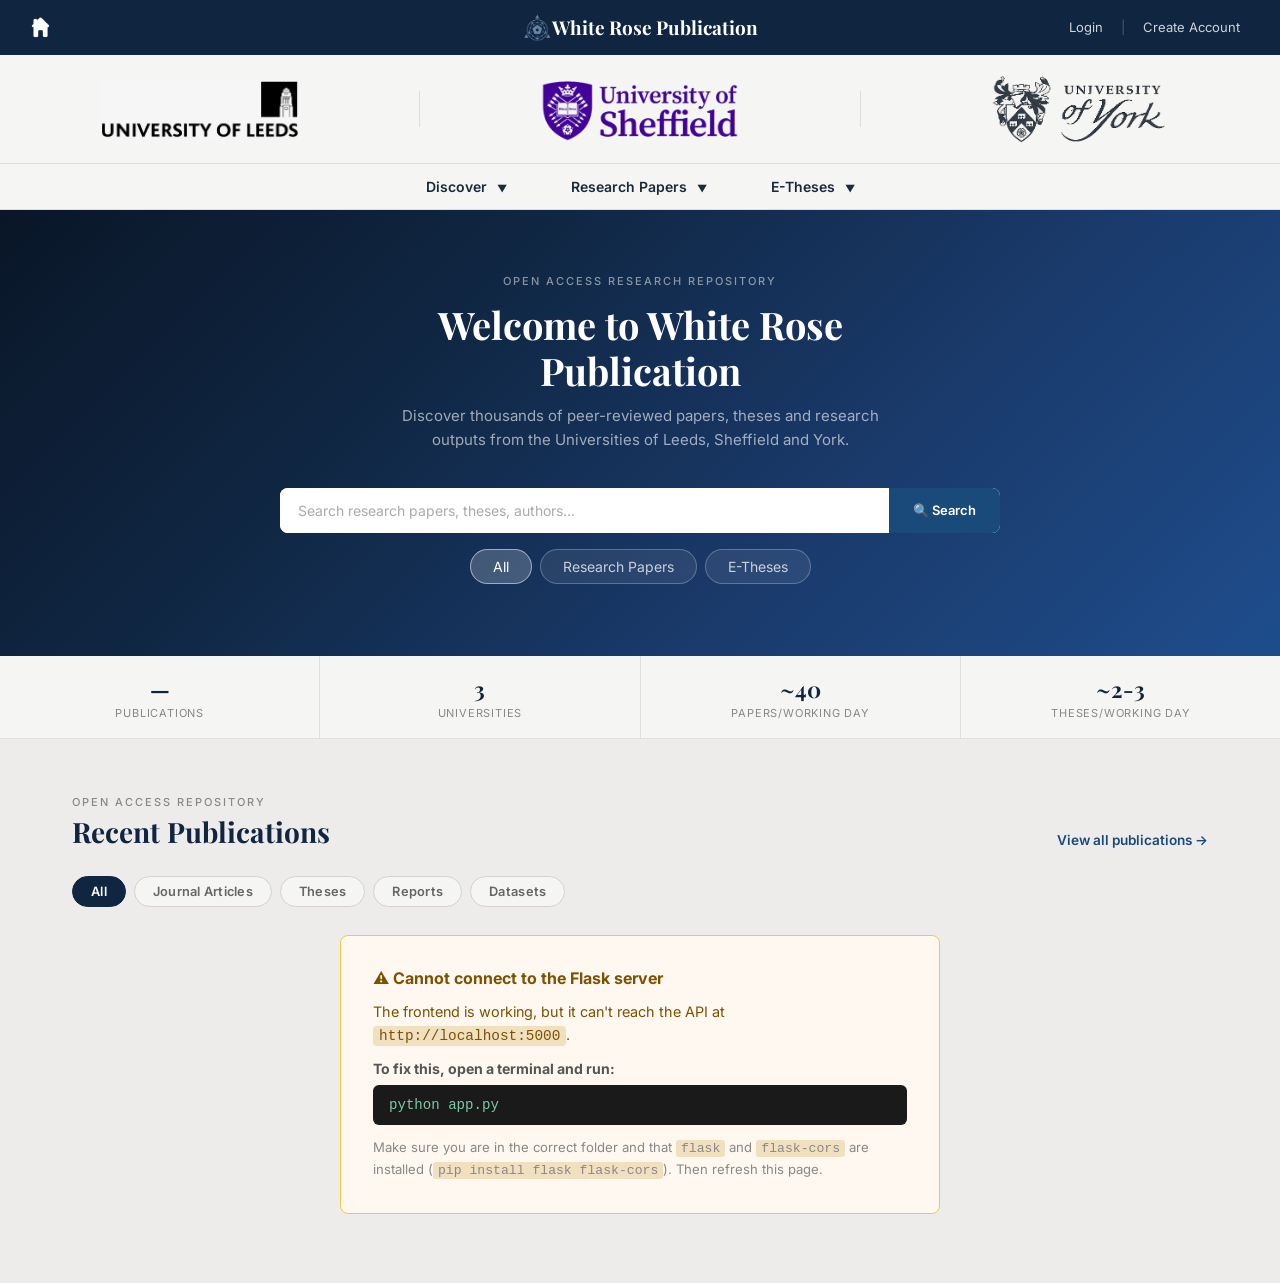
<file: templates/index.html>
<!DOCTYPE html>
<html lang="en">
<head>
  <meta charset="UTF-8" />
  <meta name="viewport" content="width=device-width, initial-scale=1.0"/>
  <title>White Rose Publication</title>
  <link rel="stylesheet" href="../static/styles.css" />
</head>
<body>

  <!-- Top Navigation -->
<header class="top-bar">
  <div class="left">
     <img src="../assets/whitehomesymbol.png" width="25">
    </a>
  </div>

  <div class="center">
    <img src="../assets/whiteroselogo.png" width="30">
    <h1><span class="brand-name"> White Rose Publication</h1>
  </div>

  <div class="right">
    <a href="#">Login</a>
    <span class="divider">|</span>
    <a href="#">Create Account</a>
  </div>
  
</header>

  <!-- University Logos -->
  <section class="logos">
    <img src="../assets/universityofleeds.png" width="200">
    <div class="logo-divider"></div>
    <img src="../assets/universityofsheffield.png" width="200">
    <div class="logo-divider"></div>
    <img src="../assets/universityofyork.png" width="200">
  </section>

  <!-- Navigation Dropdowns -->
  <nav class="main-nav">
    <div class="dropdown-container">
      <div class="dropdown">
        <button class="dropbtn">Discover <span class="arrow">▼</span></button>
        <div class="dropdown-content">
          <a href="#">Research Statistics</a>
          <a href="#">Restricted Items &amp; Requesting</a>
        </div>
      </div>

      <div class="dropdown">
        <button class="dropbtn">Research Papers <span class="arrow">▼</span></button>
        <div class="dropdown-content">
          <a href="#">About</a>
          <a href="#">FAQs</a>
          <a href="#">Copyright, Licence and Reuse Information</a>
          <a href="#">Privacy and Data Protection</a>
          <a href="#">Takedown Policy</a>
          <a href="#">Information for Depositors</a>
          <a href="#">Contact</a>
          <a href="#">Accessibility</a>
        </div>
      </div>

      <div class="dropdown">
        <button class="dropbtn">E-Theses <span class="arrow">▼</span></button>
        <div class="dropdown-content">
          <a href="#">About</a>
          <a href="#">Deposit</a>
          <a href="#">FAQs</a>
          <a href="#">Copyright and Reuse Information</a>
          <a href="#">Privacy and Data Protection</a>
          <a href="#">Takedown Policy</a>
          <a href="#">Other Sources of E-Theses</a>
          <a href="#">Contact</a>
          <a href="#">Accessibility</a>
        </div>
      </div>
    </div>
  </nav>

  <!-- Hero Section -->
  <section class="hero">
    <p class="hero-eyebrow">Open Access Research Repository</p>
    <h2>Welcome to White Rose<br>Publication</h2>
    <p class="hero-sub">Discover thousands of peer-reviewed papers, theses and research outputs from the Universities of Leeds, Sheffield and York.</p>

    <div class="search-bar">
      <input type="text" id="heroSearch" placeholder="Search research papers, theses, authors..." />
      <button id="heroSearchBtn">&#128269; Search</button>
    </div>

    <div class="search-filters">
      <div class="filter-chip active" data-filter="all">All</div>
      <div class="filter-chip" data-filter="article">Research Papers</div>
      <div class="filter-chip" data-filter="thesis">E-Theses</div>
    </div>
  </section>

  <!-- Stats Bar -->
  <div class="stats-bar">
    <div class="stat">
      <div class="num" id="stat-total">—</div>
      <div class="lbl">Publications</div>
    </div>
    <div class="stat">
      <div class="num" id="stat-unis">3</div>
      <div class="lbl">Universities</div>
    </div>
    <div class="stat">
      <div class="num" id="stat-papers">~40</div>
      <div class="lbl">Papers/Working Day</div>
    </div>
    <div class="stat">
      <div class="num" id="stat-theses">~2-3</div>
      <div class="lbl">Theses/Working Day</div>
    </div>
  </div>

  <!-- Recent Publications -->
  <section class="publications-section" aria-label="Recent Publications">

    <div class="pub-section-header">
      <div class="pub-section-left">
        <p class="pub-eyebrow">Open Access Repository</p>
        <h2>Recent Publications</h2>
      </div>
      <a href="result.html" class="pub-view-all">View all publications →</a>
    </div>

    <div class="pub-filter-bar" role="group" aria-label="Filter by type">
      <button class="pub-filter-btn active" data-filter="all">All</button>
      <button class="pub-filter-btn" data-filter="article">Journal Articles</button>
      <button class="pub-filter-btn" data-filter="thesis">Theses</button>
      <button class="pub-filter-btn" data-filter="report">Reports</button>
      <button class="pub-filter-btn" data-filter="dataset">Datasets</button>
    </div>

    <div class="pub-grid" id="pubGrid">
      <div class="pub-loading">Loading publications…</div>
    </div>

  </section>

  <script>
    const API = 'http://localhost:5000';

    // ── SAVE / BOOKMARK FUNCTIONALITY ─────────────────────────────────────────
    function getSaved() {
      try { return JSON.parse(localStorage.getItem('wrp_saved') || '[]'); }
      catch { return []; }
    }

    function setSaved(arr) {
      localStorage.setItem('wrp_saved', JSON.stringify(arr));
    }

    function toggleSave(btn, id) {
      let saved = getSaved();
      const isSaved = saved.includes(id);
      if (isSaved) {
        saved = saved.filter(s => s !== id);
        btn.textContent = '☆';
        btn.title = 'Save';
        btn.classList.remove('saved');
      } else {
        saved.push(id);
        btn.textContent = '★';
        btn.title = 'Saved';
        btn.classList.add('saved');
      }
      setSaved(saved);
    }

    // ── STATS BAR ─────────────────────────────────────────────────────────────
    fetch(`${API}/api/stats`)
      .then(r => { if (!r.ok) throw new Error(); return r.json(); })
      .then(data => {
        document.getElementById('stat-total').textContent =
          Number(data.total).toLocaleString() + '+';
      })
      .catch(() => { document.getElementById('stat-total').textContent = '—'; });

    // ── PUBLICATIONS GRID ─────────────────────────────────────────────────────
    let currentFilter = 'all';
    let allRecent = [];

    function uniClass(inst) {
      if (!inst) return '';
      if (inst.includes('Leeds'))     return 'leeds';
      if (inst.includes('Sheffield')) return 'sheffield';
      if (inst.includes('York'))      return 'york';
      return '';
    }

    function typeLabel(type) {
      const map = { article: 'Journal Article', thesis: 'Thesis',
                    report: 'Report', dataset: 'Dataset' };
      return map[type] || 'Publication';
    }

    function calIcon() {
      return `<svg width="12" height="12" viewBox="0 0 24 24" fill="none"
               stroke="currentColor" stroke-width="2">
               <rect x="3" y="4" width="18" height="18" rx="2"/>
               <line x1="16" y1="2" x2="16" y2="6"/>
               <line x1="8" y1="2" x2="8" y2="6"/>
               <line x1="3" y1="10" x2="21" y2="10"/>
             </svg>`;
    }

    function renderCard(pub) {
      const saved   = getSaved();
      const pubId   = (pub.id || pub.title || '').replace(/'/g, "\\'");
      const isSaved = saved.includes(pub.id || pub.title);
      const uniTag  = pub.institution
        ? `<span class="pub-uni-tag ${uniClass(pub.institution)}">${pub.institution}</span>`
        : '';
      const dateStr = pub.date_display || pub.date_raw || '';
      const link    = pub.url || pub.doi || '#';

      return `
        <article class="pub-card" data-type="${pub.type}" tabindex="0">
          <div class="pub-card-top">
            <span class="pub-type-badge ${pub.type}">${typeLabel(pub.type)}</span> ${uniTag}
          </div>
          <h3 class="pub-card-title">${pub.title || '(Untitled)'}</h3>
          ${pub.authors
            ? `<p class="pub-card-authors"><span class="lead-author">${pub.authors}</span></p>`
            : ''}
          ${pub.description
            ? `<p class="pub-card-excerpt">${pub.description}</p>`
            : ''}
          <div class="pub-card-footer">
            <span class="pub-card-date">
              <button
                class="pub-save-btn ${isSaved ? 'saved' : ''}"
                title="${isSaved ? 'Saved' : 'Save'}"
                onclick="toggleSave(this, '${pubId}')">
                ${isSaved ? '★' : '☆'}
              </button>
              ${calIcon()} ${dateStr}
            </span>
            <a href="${link}" target="_blank" rel="noopener" class="pub-card-link">Read more →</a>
          </div>
        </article>`;
    }

    function renderGrid(filter) {
      const grid = document.getElementById('pubGrid');
      const pubs = filter === 'all'
        ? allRecent
        : allRecent.filter(p => p.type === filter);
      if (!pubs.length) {
        grid.innerHTML = '<div class="pub-empty">No publications found for this filter.</div>';
        return;
      }
      grid.innerHTML = pubs.map(renderCard).join('');
    }

    function showServerError() {
      document.getElementById('pubGrid').innerHTML = `
        <div class="pub-empty" style="display:block; background:#fff8f0; border:1px solid #f5c842;
             border-radius:8px; padding:32px; color:#7a5200; max-width:600px; margin:0 auto; text-align:left;">
          <strong style="font-size:1rem; display:block; margin-bottom:12px;">
            ⚠️ Cannot connect to the Flask server
          </strong>
          <p style="margin-bottom:12px; font-size:0.9rem; line-height:1.6;">
            The frontend is working, but it can't reach the API at
            <code style="background:#f0e0c0; padding:2px 6px; border-radius:4px;">${API}</code>.
          </p>
          <p style="font-size:0.88rem; color:#555; margin-bottom:8px;"><strong>To fix this, open a terminal and run:</strong></p>
          <code style="display:block; background:#1a1a1a; color:#7ec8a4; padding:12px 16px;
                border-radius:6px; font-size:0.88rem; margin-bottom:12px;">python app.py</code>
          <p style="font-size:0.82rem; color:#888; line-height:1.6;">
            Make sure you are in the correct folder and that
            <code style="background:#f0e0c0; padding:1px 5px; border-radius:3px;">flask</code> and
            <code style="background:#f0e0c0; padding:1px 5px; border-radius:3px;">flask-cors</code>
            are installed (<code style="background:#f0e0c0; padding:1px 5px; border-radius:3px;">pip install flask flask-cors</code>).
            Then refresh this page.
          </p>
        </div>`;
    }

    fetch(`${API}/api/recent?limit=12`)
      .then(r => { if (!r.ok) throw new Error(); return r.json(); })
      .then(data => { allRecent = data; renderGrid(currentFilter); })
      .catch(() => { showServerError(); });

    // Filter buttons
    document.querySelectorAll('.pub-filter-btn').forEach(btn => {
      btn.addEventListener('click', () => {
        document.querySelectorAll('.pub-filter-btn').forEach(b => b.classList.remove('active'));
        btn.classList.add('active');
        currentFilter = btn.dataset.filter;
        renderGrid(currentFilter);
      });
    });

    // ── HERO SEARCH ───────────────────────────────────────────────────────────
    let heroFilterType = 'all';

    document.querySelectorAll('.search-filters .filter-chip').forEach(chip => {
      chip.addEventListener('click', () => {
        document.querySelectorAll('.search-filters .filter-chip')
          .forEach(c => c.classList.remove('active'));
        chip.classList.add('active');
        heroFilterType = chip.dataset.filter;
      });
    });

    function doSearch() {
      const q      = document.getElementById('heroSearch').value.trim();
      const type   = heroFilterType;
      const params = new URLSearchParams({ q, type, page: 1 });
      window.location.href = `result.html?${params.toString()}`;
    }

    document.getElementById('heroSearchBtn').addEventListener('click', doSearch);
    document.getElementById('heroSearch').addEventListener('keydown', e => {
      if (e.key === 'Enter') doSearch();
    });
  </script>

</body>
</html>
</file>
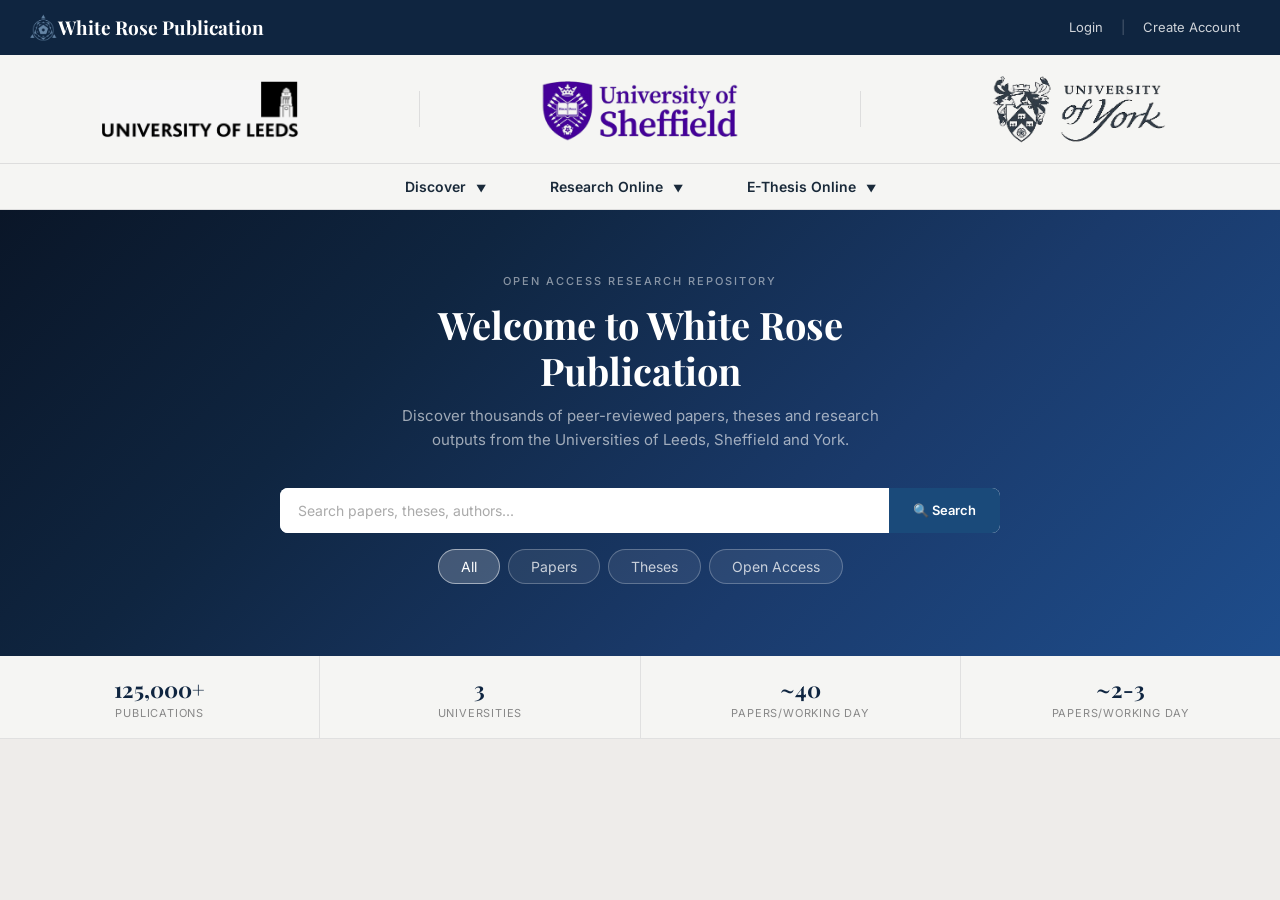
<file: templates/navigation.html>
<!DOCTYPE html>
<html lang="en">
<head>
  <meta charset="UTF-8" />
  <meta name="viewport" content="width=device-width, initial-scale=1.0"/>
  <title>White Rose Publication</title>
  <link rel="stylesheet" href="../static/styles.css" />
</head>
<body>

  <!-- Top Navigation -->
  <header class="top-bar">
    <div class="left">
      <img src="../assets/whiteroselogo.png" width="30">
      <h1><span class="brand-name">White Rose Publication</span></h1>
    </div>
    <div class="right">
      <a href="#">Login</a>
      <span class="divider">|</span>
      <a href="#">Create Account</a>
    </div>
  </header>

  <!-- University Logos -->
  <section class="logos">
    <img src="../assets/universityofleeds.png" width="200">
    <div class="logo-divider"></div>
    <img src="../assets/universityofsheffield.png" width="200">
    <div class="logo-divider"></div>
    <img src="../assets/universityofyork.png" width="200">
  </section>

  <!-- ADD THIS NEW SECTION - Navigation Dropdowns -->
  <nav class="main-nav">
    <div class="dropdown-container">
      <!-- Discover Dropdown -->
<div class="dropdown">
  <button class="dropbtn">Discover <span class="arrow">▼</span></button>
  <div class="dropdown-content">
    <a href="#">Research Statistics</a>
    <a href="#">Restricted Items & Requesting</a>
  </div>
</div>
      
      <!-- Research Online Dropdown -->
    <div class="dropdown">
      <button class="dropbtn">Research Online <span class="arrow">▼</span></button>
      <div class="dropdown-content">
        <a href="#">About</a>
        <a href="#">FAQs</a>
        <a href="#">Copyright, Licence and Reuse Information</a>
        <a href="#">Privacy and data protection</a>
        <a href="#">Takedown policy</a>
        <a href="#">Information for depositors</a>
        <a href="#">Contact</a>
        <a href="#">Accessibility</a>
      </div>
    </div>
      
      <!-- E-Thesis Online Dropdown -->
 <div class="dropdown">
      <button class="dropbtn">E-Thesis Online <span class="arrow">▼</span></button>
      <div class="dropdown-content">
        <a href="#">About</a>
        <a href="#">Deposit</a>
        <a href="#">FAQs</a>
        <a href="#">Copyright and Reuse Information</a>
        <a href="#">Privacy and data protection</a>
        <a href="#">Takedown policy</a>
        <a href="#">Other sources of theses</a>
        <a href="#">Contact</a>
        <a href="#">Accessibility</a>
      </div>
    </div>
  </div>
</nav>
  <!-- END OF DROPDOWN NAVIGATION -->

  <!-- Hero Section -->
  <section class="hero">
    <p class="hero-eyebrow">Open Access Research Repository</p>
    <h2>Welcome to White Rose<br>Publication</h2>
    <p class="hero-sub">Discover thousands of peer-reviewed papers, theses and research outputs from the Universities of Leeds, Sheffield and York.</p>

    <div class="search-bar">
      <input type="text" placeholder="Search papers, theses, authors..." />
      <button>&#128269; Search</button>
    </div>

    <div class="search-filters">
      <div class="filter-chip active">All</div>
      <div class="filter-chip">Papers</div>
      <div class="filter-chip">Theses</div>
      <div class="filter-chip">Open Access</div>
    </div>
  </section>

  <!-- Stats Bar -->
  <div class="stats-bar">
    <div class="stat">
      <div class="num">125,000+</div>
      <div class="lbl">Publications</div>
    </div>
    <div class="stat">
      <div class="num">3</div>
      <div class="lbl">Universities</div>
    </div>
    <div class="stat">
      <div class="num">~40</div>
      <div class="lbl">Papers/Working Day</div>
    </div>
    <div class="stat">
      <div class="num">~2-3</div>
      <div class="lbl">Papers/Working Day</div>
    </div>
  </div>

</body>
</html>
</file>
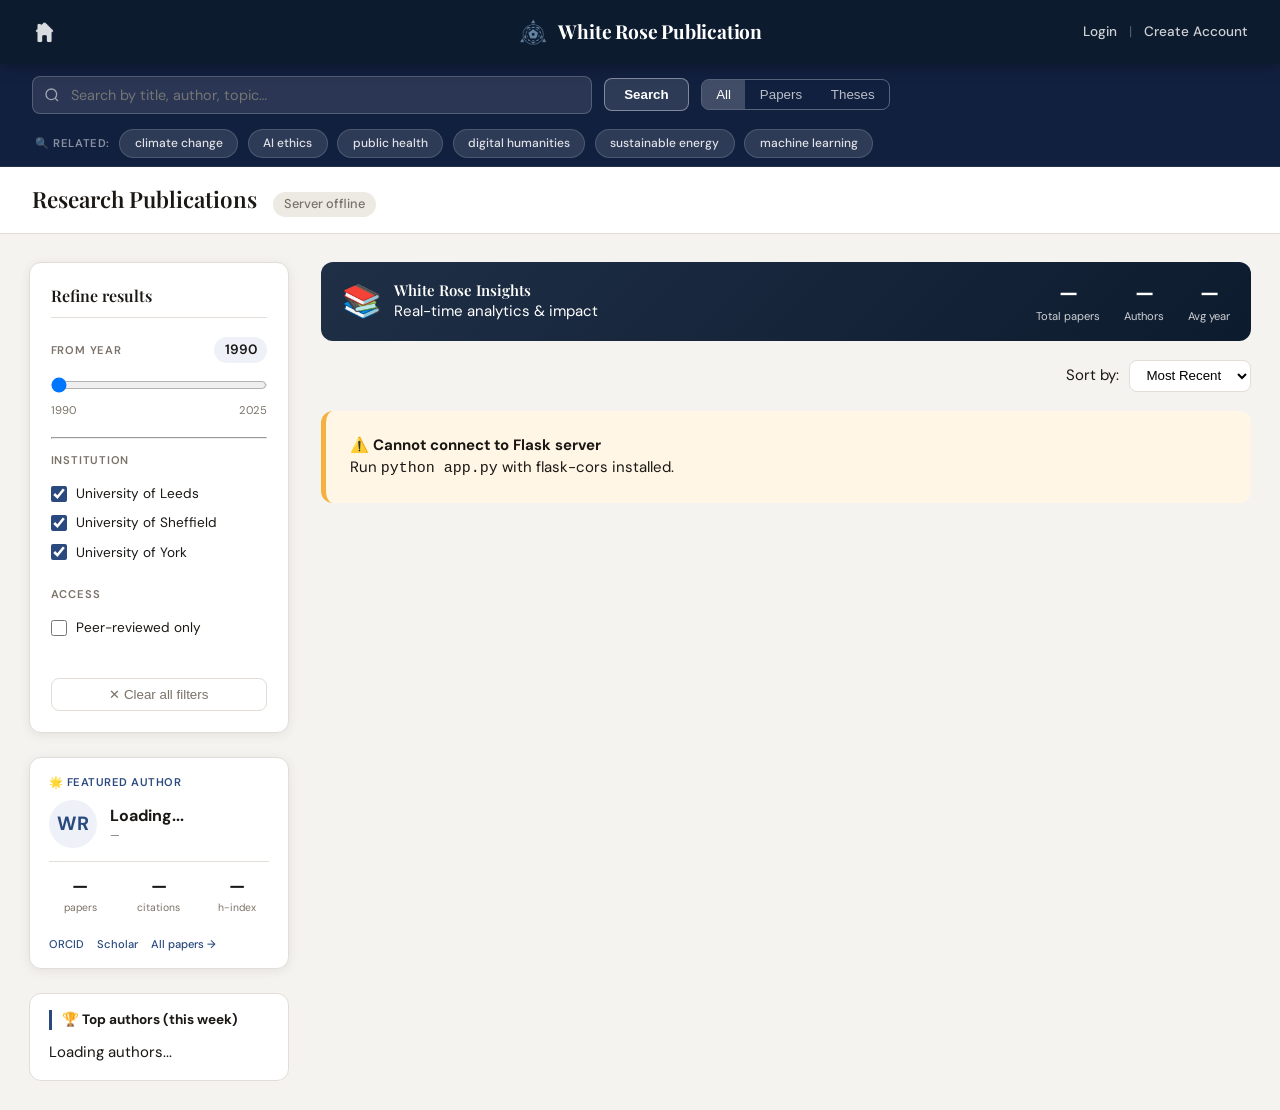
<file: templates/result.html>
<!DOCTYPE html>
<html lang="en">
<head>
  <meta charset="UTF-8">
  <meta name="viewport" content="width=device-width, initial-scale=1.0, user-scalable=yes">
  <title>White Rose · Research Explorer</title>
  <link href="https://fonts.googleapis.com/css2?family=Playfair+Display:wght@400;600;700&family=DM+Sans:wght@300;400;500;600&display=swap" rel="stylesheet">
  <style>
    * { margin: 0; padding: 0; box-sizing: border-box; }
    :root {
      --bg: #f5f3ef;
      --surface: #ffffff;
      --border: #e2ddd6;
      --text: #1a1714;
      --muted: #7a7268;
      --accent: #2a4a7f;
      --accent-lt: #eef1f8;
      --paper: #2a4a7f;
      --thesis: #5b3a8c;
      --report: #2a7f5e;
      --dataset: #7f5a2a;
      --tag-bg: #ede9e3;
      --shadow: 0 2px 12px rgba(0,0,0,.07);
      --shadow-lg: 0 8px 28px rgba(0,0,0,.12);
      --radius: 12px;
    }
    body {
      font-family: 'DM Sans', sans-serif;
      background: var(--bg);
      color: var(--text);
      font-size: 15px;
      line-height: 1.45;
    }

    /* HEADER (matches index.html style) */
    .top-bar {
      background: #0d1b2e;
      color: #fff;
      padding: 0 2rem;
      display: flex;
      align-items: center;
      justify-content: space-between;
      height: 64px;
      position: sticky;
      top: 0;
      z-index: 110;
      box-shadow: 0 2px 16px rgba(0,0,0,.35);
      gap: 1rem;
    }
    .top-bar .left { display: flex; align-items: center; flex-shrink: 0; }
    .top-bar .left a { display: flex; align-items: center; }
    .top-bar .left img { opacity: .85; transition: opacity .2s; }
    .top-bar .left img:hover { opacity: 1; }
    .top-bar .center {
      display: flex; align-items: center; gap: .65rem;
      position: absolute; left: 50%; transform: translateX(-50%);
      pointer-events: none;
    }
    .brand-name {
      font-family: 'Playfair Display', serif;
      font-size: 1.2rem;
      font-weight: 700;
      letter-spacing: -.01em;
      color: #fff;
      white-space: nowrap;
    }
    .top-bar .right {
      display: flex;
      align-items: center;
      gap: .75rem;
      flex-shrink: 0;
    }
    .top-bar .right a {
      color: rgba(255,255,255,.8);
      text-decoration: none;
      font-size: .85rem;
      font-weight: 500;
      transition: color .15s;
    }
    .top-bar .right a:hover { color: #fff; }
    .divider { color: rgba(255,255,255,.3); font-size: .85rem; }

    /* search row */
    .search-row {
      background: #122040;
      padding: .75rem 2rem .5rem 2rem;
      display: flex;
      flex-direction: column;
      gap: .75rem;
      border-bottom: 1px solid rgba(255,255,255,.08);
    }
    .search-controls {
      display: flex;
      align-items: center;
      gap: .75rem;
      flex-wrap: wrap;
    }
    .search-wrap { flex: 1; position: relative; max-width: 560px; }
    .search-wrap svg { position: absolute; left: 12px; top: 50%; transform: translateY(-50%); opacity: .55; pointer-events: none; }
    .search-wrap input {
      width: 100%; padding: .55rem .9rem .55rem 2.4rem;
      border: 1px solid rgba(255,255,255,.2); border-radius: 8px;
      background: rgba(255,255,255,.1); color: #fff;
      font-family: 'DM Sans', sans-serif; font-size: .9rem; outline: none;
      transition: all .2s;
    }
    .search-wrap input:focus { background: rgba(255,255,255,.2); border-color: rgba(255,255,255,.5); }
    .btn-search {
      padding: .5rem 1.2rem; border-radius: 8px;
      border: 1.5px solid rgba(255,255,255,.4);
      background: rgba(255,255,255,.12); color: #fff;
      font-weight: 600; cursor: pointer; transition: .18s;
    }
    .btn-search:hover { background: rgba(255,255,255,.24); }
    .toggle-group { display: flex; border-radius: 8px; overflow: hidden; border: 1.5px solid rgba(255,255,255,.3); }
    .toggle-group .toggle {
      padding: .45rem .9rem; background: transparent; border: none;
      color: rgba(255,255,255,.7); font-weight: 500; cursor: pointer;
    }
    .toggle-group .toggle.active { background: rgba(255,255,255,.2); color: #fff; }
    
    /* KEYWORD CHIPS (original style) */
    .keyword-chips {
      display: flex;
      align-items: center;
      gap: .6rem;
      flex-wrap: wrap;
      margin-top: .2rem;
      padding-left: .2rem;
    }
    .chips-label {
      font-size: .7rem;
      font-weight: 600;
      text-transform: uppercase;
      letter-spacing: .05em;
      color: rgba(255,255,255,.5);
    }
    .keyword-chip {
      background: rgba(255,255,255,.12);
      padding: .3rem .9rem;
      border-radius: 30px;
      font-size: .75rem;
      font-weight: 500;
      color: rgba(255,255,255,.85);
      cursor: pointer;
      transition: all .2s;
      border: 1px solid rgba(255,255,255,.15);
    }
    .keyword-chip:hover {
      background: rgba(255,255,255,.25);
      transform: translateY(-1px);
    }

    /* results header */
    .results-header {
      background: var(--surface); border-bottom: 1px solid var(--border);
      padding: 1rem 2rem; display: flex; align-items: baseline; gap: 1rem; flex-wrap: wrap;
    }
    .results-header h2 { font-family: 'Playfair Display', serif; font-size: 1.4rem; font-weight: 600; }
    .count { font-size: .8rem; color: var(--muted); background: var(--tag-bg); padding: .2rem .7rem; border-radius: 30px; font-weight: 500; }

    /* container: 2 cols */
    .main-grid {
      max-width: 1400px;
      margin: 1.8rem auto;
      padding: 0 1.8rem;
      display: grid;
      grid-template-columns: 260px 1fr;
      gap: 2rem;
    }

    /* SIDEBAR left */
    .sidebar-left {
      display: flex;
      flex-direction: column;
      gap: 1.5rem;
    }
    .filters-card {
      background: var(--surface);
      border: 1px solid var(--border);
      border-radius: var(--radius);
      padding: 1.3rem;
      box-shadow: var(--shadow);
    }
    .filters-card h3 {
      font-family: 'Playfair Display', serif;
      font-size: 1rem;
      font-weight: 600;
      margin-bottom: 1.2rem;
      border-bottom: 1px solid var(--border);
      padding-bottom: .6rem;
    }
    .filter-group { margin-bottom: 1.2rem; }
    .group-label {
      display: block; font-size: .7rem; font-weight: 600;
      text-transform: uppercase; letter-spacing: .07em;
      color: var(--muted); margin-bottom: .7rem;
    }
    .check-item {
      display: flex; align-items: center; gap: .6rem;
      padding: .3rem 0; cursor: pointer; font-size: .85rem;
    }
    .check-item input { accent-color: var(--accent); width: 16px; height: 16px; }
    .year-slider-header { display: flex; justify-content: space-between; align-items: center; margin-bottom: .6rem; }
    .year-display { font-size: .85rem; font-weight: 600; background: var(--accent-lt); padding: .2rem .65rem; border-radius: 30px; }
    .slider-track-wrap { position: relative; height: 24px; display: flex; align-items: center; }
    .slider-track { position: absolute; left: 0; right: 0; height: 4px; background: var(--border); border-radius: 4px; }
    .slider-fill { position: absolute; height: 4px; background: var(--accent); opacity: .6; border-radius: 4px; pointer-events: none; }
    input[type="range"] { width: 100%; background: transparent; cursor: pointer; position: relative; z-index: 2; }
    .range-labels { display: flex; justify-content: space-between; font-size: .7rem; color: var(--muted); margin-top: .3rem; }
    .btn-reset {
      width: 100%; margin-top: 1rem; padding: .5rem;
      border: 1.5px solid var(--border); background: transparent;
      border-radius: 8px; cursor: pointer; font-weight: 500; color: var(--muted);
      transition: .2s;
    }
    .btn-reset:hover { border-color: var(--accent); color: var(--accent); }

    /* featured author card */
    .featured-author-card {
      background: var(--surface);
      border: 1px solid var(--border);
      border-radius: var(--radius);
      padding: 1rem 1.2rem;
      box-shadow: var(--shadow);
    }
    .fa-label { font-size: .7rem; text-transform: uppercase; font-weight: 600; color: var(--accent); letter-spacing: .5px; margin-bottom: .6rem; }
    .fa-header { display: flex; gap: .8rem; align-items: center; margin-bottom: .8rem; }
    .fa-avatar {
      width: 48px; height: 48px; background: var(--accent-lt); border-radius: 40px;
      display: flex; align-items: center; justify-content: center;
      font-weight: bold; font-size: 1.2rem; color: var(--accent);
    }
    .fa-name { font-weight: 700; font-size: 1rem; }
    .fa-inst { font-size: .7rem; color: var(--muted); }
    .fa-stats { display: flex; gap: 1rem; margin: .8rem 0; justify-content: space-between; border-top: 1px solid var(--border); padding-top: .8rem; }
    .fa-stat { text-align: center; flex: 1; }
    .fa-stat .n { font-weight: 800; font-size: 1.1rem; }
    .fa-stat .l { font-size: .65rem; color: var(--muted); }
    .fa-topics { font-size: .7rem; display: flex; flex-wrap: wrap; gap: .4rem; margin: .5rem 0; }
    .topic-badge { background: var(--tag-bg); padding: .2rem .6rem; border-radius: 20px; }
    .fa-links { display: flex; gap: .8rem; margin-top: .5rem; font-size: .7rem; }
    .fa-link { color: var(--accent); text-decoration: none; cursor: pointer; font-weight: 500; }

    /* top authors widget */
    .top-authors-week {
      background: var(--surface);
      border: 1px solid var(--border);
      border-radius: var(--radius);
      padding: 1rem 1.2rem;
    }
    .ta-heading { font-weight: 700; font-size: .85rem; margin-bottom: .8rem; border-left: 3px solid var(--accent); padding-left: .6rem; }
    .ta-list { display: flex; flex-direction: column; gap: .6rem; }
    .ta-item { display: flex; justify-content: space-between; font-size: .8rem; padding: .3rem 0; border-bottom: 1px dashed var(--border); }
    .ta-name { font-weight: 500; }
    .ta-count { color: var(--muted); font-size: .7rem; }

    /* insights widget */
    .insights-widget {
      background: linear-gradient(135deg, #1f2f46 0%, #0d1b2e 100%);
      border-radius: var(--radius);
      padding: 1rem 1.3rem;
      margin-bottom: 1.2rem;
      color: white;
      display: flex;
      justify-content: space-between;
      align-items: center;
      flex-wrap: wrap;
      gap: 1rem;
    }
    .insights-text { display: flex; gap: .8rem; align-items: center; }
    .insights-icon { font-size: 2rem; }
    .insights-content h4 { font-family: 'Playfair Display', serif; font-weight: 600; }
    .insights-stats { display: flex; gap: 1.5rem; }
    .insight-stat { text-align: center; }
    .insight-stat .number { font-weight: 800; font-size: 1.3rem; }
    .insight-stat .label { font-size: .7rem; opacity: .8; }

    /* sort bar */
    .sort-bar { display: flex; justify-content: flex-end; margin-bottom: 1.2rem; gap: .6rem; align-items: center; }
    .sort-bar select { padding: .4rem .8rem; border-radius: 8px; border: 1px solid var(--border); background: var(--surface); }

    /* cards */
    .cards { display: flex; flex-direction: column; gap: 1rem; }
    .card {
      background: var(--surface);
      border: 1px solid var(--border);
      border-radius: var(--radius);
      padding: 1.3rem 1.5rem;
      display: grid;
      grid-template-columns: 1fr auto;
      gap: .5rem 1rem;
      box-shadow: var(--shadow);
      transition: all .2s;
      cursor: pointer;
      position: relative;
      overflow: hidden;
    }
    .card::before {
      content: ''; position: absolute; left: 0; top: 0; bottom: 0;
      width: 5px; background: var(--paper); border-radius: 4px 0 0 4px;
    }
    .card.thesis::before { background: var(--thesis); }
    .card.report::before { background: var(--report); }
    .card.dataset::before { background: var(--dataset); }
    .card:hover { transform: translateY(-2px); box-shadow: var(--shadow-lg); border-color: #cdc6bc; }
    .card-top { display: flex; gap: .7rem; align-items: center; flex-wrap: wrap; margin-bottom: .5rem; }
    .badge {
      font-size: .7rem; font-weight: 600; padding: .2rem .65rem;
      border-radius: 30px; background: var(--accent-lt); color: var(--paper);
    }
    .card.thesis .badge { background: #f0ebf8; color: var(--thesis); }
    .card h3 { font-family: 'Playfair Display', serif; font-size: 1rem; font-weight: 600; margin-bottom: .3rem; }
    .card-meta { font-size: .75rem; color: var(--muted); margin-bottom: .5rem; }
    .desc { font-size: .85rem; color: #4a4540; line-height: 1.5; margin-bottom: .5rem; display: -webkit-box; -webkit-line-clamp: 2; -webkit-box-orient: vertical; overflow: hidden; }
    .paper-keywords {
      display: flex;
      flex-wrap: wrap;
      gap: .4rem;
      margin-top: .4rem;
    }
    .paper-kw {
      background: var(--tag-bg);
      padding: .2rem .6rem;
      border-radius: 20px;
      font-size: .65rem;
      font-weight: 500;
      color: var(--accent);
    }
    .card-actions { display: flex; flex-direction: column; align-items: flex-end; gap: .6rem; }
    .view-link {
      font-size: .8rem; font-weight: 600; color: var(--accent);
      text-decoration: none; padding: .3rem .8rem; border-radius: 30px;
      border: 1.5px solid var(--accent-lt); transition: .15s;
    }
    .view-link:hover { background: var(--accent-lt); }
    .save-btn {
      background: none; border: none; font-size: 1.2rem; cursor: pointer;
      color: var(--muted); transition: transform .1s;
    }
    .save-btn.saved { color: #f5a623; }
    .save-btn:hover { transform: scale(1.2); }

    .server-error { background: #fff6e5; border-left: 5px solid #f5b042; padding: 1.5rem; border-radius: 12px; }
    .empty-state, .loading { text-align: center; padding: 2.5rem; color: var(--muted); }
    .pagination { display: flex; justify-content: center; gap: .4rem; margin: 2rem 0 1rem; }
    .page-btn {
      width: 36px; height: 36px; border-radius: 8px; border: 1px solid var(--border);
      background: var(--surface); font-weight: 500; cursor: pointer;
    }
    .page-btn.active { background: var(--accent); color: white; border-color: var(--accent); }
    @media (max-width: 880px) { .main-grid { grid-template-columns: 1fr; } .sidebar-left { order: 2; } }
  </style>
</head>
<body>

<header class="top-bar">
  <div class="left"><a href="index.html"><img src="../assets/whitehomesymbol.png" width="25" alt="Home"></a></div>
  <div class="center"><img src="../assets/whiteroselogo.png" width="30" alt="Logo"><span class="brand-name">White Rose Publication</span></div>
  <div class="right"><a href="#">Login</a><span class="divider">|</span><a href="#">Create Account</a></div>
</header>

<div class="search-row">
  <div class="search-controls">
    <div class="search-wrap"><svg width="16" height="16" viewBox="0 0 24 24" fill="none" stroke="white" stroke-width="2"><circle cx="11" cy="11" r="8"/><line x1="21" y1="21" x2="16.65" y2="16.65"/></svg><input type="text" id="topSearch" placeholder="Search by title, author, topic…"></div>
    <button class="btn-search" id="topSearchBtn">Search</button>
    <div class="toggle-group"><button class="toggle active" data-type="all">All</button><button class="toggle" data-type="article">Papers</button><button class="toggle" data-type="thesis">Theses</button></div>
  </div>
  <!-- KEYWORD CHIPS (dynamic from search query + popular terms) -->
  <div class="keyword-chips" id="keywordChipsArea">
    <span class="chips-label">🔍 SUGGESTED:</span>
    <span class="keyword-chip" data-keyword="climate change">climate change</span>
    <span class="keyword-chip" data-keyword="AI ethics">AI ethics</span>
    <span class="keyword-chip" data-keyword="public health">public health</span>
    <span class="keyword-chip" data-keyword="digital humanities">digital humanities</span>
    <span class="keyword-chip" data-keyword="sustainable energy">sustainable energy</span>
  </div>
</div>

<section class="results-header"><h2 id="resultsHeading">Research Publications</h2><span class="count" id="resultCount">—</span></section>

<div class="main-grid">
  <div class="sidebar-left">
    <div class="filters-card">
      <h3>Refine results</h3>
      <div class="filter-group"><div class="year-slider-header"><label class="group-label" style="margin-bottom:0">From year</label><span class="year-display" id="yearDisplay">1990</span></div>
      <div class="slider-track-wrap"><div class="slider-track"></div><div class="slider-fill" id="sliderFill"></div><input type="range" id="yearSlider" min="1990" max="2025" value="1990" step="1"></div><div class="range-labels"><span>1990</span><span>2025</span></div></div>
      <hr class="filter-divider" style="margin: .8rem 0;">
      <div class="filter-group"><label class="group-label">Institution</label><label class="check-item"><input type="checkbox" class="inst-filter" value="Leeds" checked> University of Leeds</label><label class="check-item"><input type="checkbox" class="inst-filter" value="Sheffield" checked> University of Sheffield</label><label class="check-item"><input type="checkbox" class="inst-filter" value="York" checked> University of York</label></div>
      <div class="filter-group"><label class="group-label">Access</label><label class="check-item"><input type="checkbox" id="peerReviewedOnly"> Peer-reviewed only</label></div>
      <button class="btn-reset" id="resetFilters">✕ Clear all filters</button>
    </div>

    <div class="featured-author-card" id="featuredAuthorCard">
      <div class="fa-label">🌟 Featured Author</div>
      <div class="fa-header"><div class="fa-avatar" id="faAvatar">WR</div><div><div class="fa-name" id="faName">Loading...</div><div class="fa-inst" id="faInst">—</div></div></div>
      <div class="fa-stats"><div class="fa-stat"><div class="n" id="faPapers">—</div><div class="l">papers</div></div><div class="fa-stat"><div class="n" id="faCitations">—</div><div class="l">citations</div></div><div class="fa-stat"><div class="n" id="faHindex">—</div><div class="l">h-index</div></div></div>
      <div class="fa-topics" id="faTopics"></div>
      <div class="fa-links"><a class="fa-link" id="faOrcid" href="#" target="_blank">ORCID</a><a class="fa-link" id="faScholar" href="#" target="_blank">Scholar</a><span class="fa-link" id="faAllPapers">All papers →</span></div>
    </div>

    <div class="top-authors-week"><div class="ta-heading">🏆 Top authors (this week)</div><div class="ta-list" id="topAuthorsList"><div class="ta-empty">Loading authors...</div></div></div>
  </div>

  <div class="results">
    <div class="insights-widget"><div class="insights-text"><div class="insights-icon">📚</div><div class="insights-content"><h4>White Rose Insights</h4><p>Real-time analytics & impact</p></div></div><div class="insights-stats"><div class="insight-stat"><div class="number" id="totalPapers">—</div><div class="label">Total papers</div></div><div class="insight-stat"><div class="number" id="uniqueAuthors">—</div><div class="label">Authors</div></div><div class="insight-stat"><div class="number" id="avgYear">—</div><div class="label">Avg year</div></div></div></div>
    <div class="sort-bar"><span>Sort by:</span><select id="sortSelect"><option value="recent">Most Recent</option><option value="oldest">Oldest First</option></select></div>
    <div class="cards" id="cardsContainer"><div class="loading">Loading publications...</div></div>
    <nav class="pagination" id="pagination"></nav>
  </div>
</div>

<script>
  const API = 'http://localhost:5000';
  
  function getSaved() { try { return JSON.parse(localStorage.getItem('wrp_saved') || '[]'); } catch { return []; } }
  function setSaved(arr) { localStorage.setItem('wrp_saved', JSON.stringify(arr)); }
  function toggleSave(btn, id) {
    let saved = getSaved();
    const isSaved = saved.includes(id);
    if (isSaved) { saved = saved.filter(s => s !== id); btn.textContent = '☆'; btn.classList.remove('saved'); }
    else { saved.push(id); btn.textContent = '★'; btn.classList.add('saved'); }
    setSaved(saved);
  }

  let state = {
    q: (new URLSearchParams(location.search)).get('q') || '',
    type: 'all',
    sort: 'recent',
    page: 1,
    fromYear: 1990,
    institutions: ['Leeds','Sheffield','York'],
    peerOnly: false,
  };

  // Extract keywords from a paper's title + description
  function extractPaperKeywords(title, desc) {
    const text = (title + ' ' + (desc || '')).toLowerCase();
    const common = ['this','that','these','those','from','with','have','were','their','what','how','why','analysis','study'];
    const words = text.split(/\W+/).filter(w => w.length > 4 && !common.includes(w) && !/^\d+$/.test(w)).slice(0, 3);
    return [...new Set(words)].map(k => `<span class="paper-kw">#${k}</span>`).join('');
  }

  function typeEmoji(t) { return { article:'📄', thesis:'🎓', report:'📋', dataset:'📊' }[t] || '📄'; }
  function typeLabel(t) { return { article:'Paper', thesis:'Thesis', report:'Report', dataset:'Dataset' }[t] || 'Publication'; }

  function buildCard(pub) {
    const year = pub.date ? pub.date.slice(0,4) : '';
    const href = (pub.doi && pub.doi !== 'None' && pub.doi.trim()) ? (pub.doi.startsWith('http') ? pub.doi : 'https://doi.org/'+pub.doi) : (pub.url && pub.url !== 'None' ? pub.url : '#');
    const safeHref = href.replace(/'/g, "\\'");
    const pubId = (pub.id || pub.title || '').replace(/'/g, "\\'");
    const saved = getSaved();
    const isSaved = saved.includes(pub.id || pub.title);
    const instHtml = pub.institution ? `<span style="font-size:.7rem;color:var(--muted)">${pub.institution}</span>` : '';
    const keywordsHtml = extractPaperKeywords(pub.title, pub.description);
    
    return `<div class="card ${pub.type}" onclick="window.open('${safeHref}','_blank')"><div class="card-main"><div class="card-top"><span class="badge">${typeEmoji(pub.type)} ${typeLabel(pub.type)}</span><span class="card-year">${year}</span>${instHtml}</div><h3>${pub.title || 'Untitled'}</h3>${pub.authors ? `<div class="card-meta"><strong>${pub.authors}</strong></div>` : ''}${pub.description ? `<p class="desc">${pub.description}</p>` : ''}<div class="paper-keywords">${keywordsHtml}</div><div class="card-footer"><button class="save-btn ${isSaved ? 'saved' : ''}" title="Save" onclick="event.stopPropagation(); toggleSave(this, '${pubId}')">${isSaved ? '★' : '☆'}</button></div></div><div class="card-actions"><a href="${safeHref}" target="_blank" class="view-link" onclick="event.stopPropagation()">View →</a></div></div>`;
  }

  function showServerError() {
    document.getElementById('cardsContainer').innerHTML = `<div class="server-error"><strong>⚠️ Cannot connect to Flask server</strong><br>Run <code>python app.py</code> with flask-cors installed.</div>`;
    document.getElementById('resultCount').textContent = 'Server offline';
  }

  function updateDashboardStats(publications) {
    if (!publications || !publications.length) {
      document.getElementById('totalPapers').innerText = '0'; document.getElementById('uniqueAuthors').innerText = '0'; document.getElementById('avgYear').innerText = '—';
      return;
    }
    const total = publications.length;
    const authorsSet = new Set();
    let yearSum = 0, yearCount = 0;
    publications.forEach(p => {
      if (p.authors) authorsSet.add(p.authors.toLowerCase());
      const y = p.date ? parseInt(p.date.slice(0,4)) : null;
      if (y && y > 1900) { yearSum += y; yearCount++; }
    });
    const avgY = yearCount ? (yearSum/yearCount).toFixed(0) : '—';
    document.getElementById('totalPapers').innerText = total;
    document.getElementById('uniqueAuthors').innerText = authorsSet.size;
    document.getElementById('avgYear').innerText = avgY;
  }

  function updateTopAuthors(publications) {
    const container = document.getElementById('topAuthorsList');
    if (!publications || !publications.length) { container.innerHTML = '<div class="ta-empty">No author data</div>'; return; }
    const freq = new Map();
    publications.forEach(p => {
      if (p.authors && p.authors.trim()) {
        let name = p.authors.split(',')[0].trim();
        if (name.length > 2) freq.set(name, (freq.get(name)||0)+1);
      }
    });
    const sorted = Array.from(freq.entries()).sort((a,b)=>b[1]-a[1]).slice(0,5);
    if (!sorted.length) { container.innerHTML = '<div class="ta-empty">—</div>'; return; }
    container.innerHTML = sorted.map(([name,count]) => `<div class="ta-item"><span class="ta-name">${name}</span><span class="ta-count">${count} paper${count!==1?'s':''}</span></div>`).join('');
  }

  function updateFeaturedAuthor(publications) {
    if (!publications || !publications.length) {
      document.getElementById('faName').innerText = '—'; document.getElementById('faInst').innerText = '—';
      document.getElementById('faPapers').innerText = '0'; document.getElementById('faCitations').innerText = '—';
      document.getElementById('faHindex').innerText = '—'; document.getElementById('faTopics').innerHTML = ''; return;
    }
    const authorMap = new Map();
    publications.forEach(p => {
      if (p.authors && p.authors.trim()) {
        let primary = p.authors.split(',')[0].trim();
        let count = authorMap.get(primary) || { count:0, papers:[] };
        count.count++; count.papers.push(p);
        authorMap.set(primary, count);
      }
    });
    let bestAuthor = null, bestCount = 0;
    for (let [name, data] of authorMap.entries()) {
      if (data.count > bestCount) { bestCount = data.count; bestAuthor = {name, data}; }
    }
    if (bestAuthor) {
      const name = bestAuthor.name;
      const papersCount = bestAuthor.data.count;
      const citations = Math.floor(papersCount * 12 + Math.random() * 80);
      const hIndex = Math.min(papersCount, Math.floor(citations / (papersCount+2)) + 1);
      const topics = ['digital heritage', 'AI ethics', 'climate resilience', 'public policy', 'data science'].sort(()=>0.5-Math.random()).slice(0,3);
      document.getElementById('faName').innerText = name;
      document.getElementById('faInst').innerText = 'White Rose Consortium';
      document.getElementById('faPapers').innerText = papersCount;
      document.getElementById('faCitations').innerText = citations;
      document.getElementById('faHindex').innerText = hIndex;
      document.getElementById('faTopics').innerHTML = topics.map(t => `<span class="topic-badge">${t}</span>`).join('');
      const avatarLetter = name.charAt(0).toUpperCase();
      document.getElementById('faAvatar').innerText = avatarLetter;
      document.getElementById('faAllPapers').onclick = () => { document.getElementById('topSearch').value = name; state.q = name; state.page = 1; loadResults(); };
      document.getElementById('faOrcid').href = `https://orcid.org/search?q=${encodeURIComponent(name)}`;
      document.getElementById('faScholar').href = `https://scholar.google.com/scholar?q=${encodeURIComponent(name)}`;
    } else {
      document.getElementById('faName').innerText = 'Author spotlight';
    }
  }

  // Update keyword chips based on search query + add dynamic suggestions
  function updateKeywordChips(searchTerm) {
    const chipsArea = document.getElementById('keywordChipsArea');
    let chipsHtml = `<span class="chips-label">🔍 RELATED:</span>`;
    const baseKeywords = ['climate change', 'AI ethics', 'public health', 'digital humanities', 'sustainable energy', 'machine learning', 'policy analysis'];
    let displayKeywords = baseKeywords;
    if (searchTerm && searchTerm.trim().length > 2) {
      const dynamic = searchTerm.split(' ').filter(w => w.length > 3).slice(0,2);
      if (dynamic.length) displayKeywords = [...dynamic, ...baseKeywords.slice(0,3)];
    }
    const unique = [...new Set(displayKeywords)].slice(0,6);
    unique.forEach(kw => {
      chipsHtml += `<span class="keyword-chip" data-keyword="${kw.replace(/"/g, '&quot;')}">${kw}</span>`;
    });
    chipsArea.innerHTML = chipsHtml;
    // attach click handlers
    document.querySelectorAll('.keyword-chip').forEach(chip => {
      chip.addEventListener('click', (e) => {
        const kw = chip.dataset.keyword;
        if (kw) {
          document.getElementById('topSearch').value = kw;
          state.q = kw;
          state.page = 1;
          loadResults();
        }
      });
    });
  }

  function loadResults() {
    const qs = new URLSearchParams({ q: state.q, type: state.type, sort: state.sort, page: state.page, per_page: 12 });
    document.getElementById('cardsContainer').innerHTML = '<div class="loading">Loading publications...</div>';
    fetch(`${API}/api/search?${qs}`).then(res => { if(!res.ok) throw new Error(); return res.json(); })
      .then(data => {
        let results = data.results.filter(p => {
          const yr = p.date ? parseInt(p.date.slice(0,4)) : 0;
          if (yr && yr < state.fromYear) return false;
          if (state.institutions.length < 3 && p.institution) {
            if (!state.institutions.some(i => p.institution.includes(i))) return false;
          }
          if (state.peerOnly && !p.peer_reviewed) return false;
          return true;
        });
        document.getElementById('resultsHeading').innerHTML = state.q ? `Results for “${state.q}”` : 'All Publications';
        document.getElementById('resultCount').innerText = `${data.total} result${data.total !== 1 ? 's' : ''}`;
        if (!results.length) document.getElementById('cardsContainer').innerHTML = '<div class="empty-state">No publications match filters.</div>';
        else document.getElementById('cardsContainer').innerHTML = results.map(buildCard).join('');
        renderPagination(data.page, data.pages);
        updateDashboardStats(results);
        updateTopAuthors(results);
        updateFeaturedAuthor(results);
        updateKeywordChips(state.q);
      }).catch(() => { showServerError(); updateKeywordChips(state.q); });
  }

  function renderPagination(current, total) {
    const nav = document.getElementById('pagination');
    if(total<=1){ nav.innerHTML=''; return; }
    let html = `<button class="page-btn" ${current===1?'disabled':''} data-page="${current-1}">‹</button>`;
    for(let i=1;i<=total;i++) {
      if(i===1 || i===total || (i>=current-2 && i<=current+2))
        html += `<button class="page-btn ${i===current?'active':''}" data-page="${i}">${i}</button>`;
      else if(i===current-3 || i===current+3) html += `<span style="color:var(--muted);padding:0 .2rem">…</span>`;
    }
    html += `<button class="page-btn" ${current===total?'disabled':''} data-page="${current+1}">›</button>`;
    nav.innerHTML = html;
    nav.querySelectorAll('.page-btn[data-page]').forEach(btn => btn.addEventListener('click',()=>{ state.page=parseInt(btn.dataset.page); loadResults(); window.scrollTo({top:0,behavior:'smooth'}); }));
  }

  // event binding
  document.getElementById('topSearchBtn').addEventListener('click',()=>{ state.q=document.getElementById('topSearch').value.trim(); state.page=1; loadResults(); });
  document.getElementById('topSearch').addEventListener('keydown',e=>{ if(e.key==='Enter'){ state.q=e.target.value.trim(); state.page=1; loadResults(); } });
  document.getElementById('sortSelect').addEventListener('change',e=>{ state.sort=e.target.value; state.page=1; loadResults(); });
  document.querySelectorAll('.toggle-group .toggle').forEach(btn=>{ btn.addEventListener('click',()=>{ document.querySelectorAll('.toggle-group .toggle').forEach(b=>b.classList.remove('active')); btn.classList.add('active'); state.type=btn.dataset.type; state.page=1; loadResults(); }); });
  const slider = document.getElementById('yearSlider'), display = document.getElementById('yearDisplay'), fill = document.getElementById('sliderFill');
  function updateSliderUI(){ const pct = ((slider.value-slider.min)/(slider.max-slider.min))*100; fill.style.width=pct+'%'; display.innerText=slider.value; state.fromYear=parseInt(slider.value); }
  slider.addEventListener('input',()=>{ updateSliderUI(); loadResults(); });
  document.querySelectorAll('.inst-filter').forEach(cb=>{ cb.addEventListener('change',()=>{ state.institutions=[...document.querySelectorAll('.inst-filter:checked')].map(c=>c.value); state.page=1; loadResults(); }); });
  document.getElementById('peerReviewedOnly').addEventListener('change',e=>{ state.peerOnly=e.target.checked; state.page=1; loadResults(); });
  document.getElementById('resetFilters').addEventListener('click',()=>{ state.fromYear=1990; state.institutions=['Leeds','Sheffield','York']; state.peerOnly=false; slider.value=1990; updateSliderUI(); document.querySelectorAll('.inst-filter').forEach(c=>c.checked=true); document.getElementById('peerReviewedOnly').checked=false; state.page=1; loadResults(); });
  updateSliderUI();
  loadResults();
</script>
</body>
</html>
</file>
<file: static/styles.css>
@import url('https://fonts.googleapis.com/css2?family=Inter:wght@400;500;600;700&family=Playfair+Display:ital,wght@0,600;1,600;1,700&display=swap');

* {
  box-sizing: border-box;
  margin: 0;
  padding: 0;
}

body {
  font-family: 'Inter', system-ui, sans-serif;
  background-color: #eeecea;
}

/* Top Bar */
.top-bar {
  display: flex;
  justify-content: space-between;
  align-items: center;
  background: #0f2540;
  color: white;
  padding: 13px 28px;
}

.top-bar .left {
  flex: 1;
  display: flex;
  align-items: center;
}

.top-bar .center {
  flex: 1;
  display: flex;
  justify-content: center;
  align-items: center;
}

.top-bar .right {
  flex: 1;
  display: flex;
  justify-content: flex-end;
  align-items: center;
  gap: 6px;
}

.top-bar-icon {
  width: 30px;
  height: 30px;
  border-radius: 50%;
  background: rgba(255,255,255,0.15);
  display: flex;
  align-items: center;
  justify-content: center;
}

.top-bar h1 {
  font-size: 17px;
  font-weight: 500;
  font-family: 'Inter', sans-serif;
}

.top-bar h1 .brand-name {
  font-family: 'Playfair Display', serif;
  font-weight: 700;
  font-size: 19px;
}

.top-bar a {
  color: rgba(255, 255, 255, 0.8);
  text-decoration: none;
  font-size: 13px;
  padding: 6px 12px;
  border-radius: 6px;
}

.top-bar a:hover {
  background: rgba(255, 255, 255, 0.1);
}

.top-bar .divider {
  color: rgba(255, 255, 255, 0.25);
  font-size: 13px;
}

/* Logos */
.logos {
  display: flex;
  justify-content: space-around;
  align-items: center;
  padding: 18px 40px;
  background: #f5f5f3;
  border-bottom: 1px solid #ddd;
}

.logo-item {
  font-family: 'Inter', sans-serif;
  font-weight: 700;
  font-size: 12px;
  letter-spacing: 0.8px;
  color: #1a1a2e;
  text-align: center;
}

.logo-divider {
  width: 1px;
  height: 36px;
  background: #ddd;
}

/* Hero */
.hero {
  background: linear-gradient(135deg, #0a1628 0%, #0f2540 30%, #1a3a6b 65%, #1e4d8c 100%);
  padding: 64px 48px 72px;
  position: relative;
  overflow: hidden;
  display: flex;
  flex-direction: column;
  align-items: center;
  text-align: center;
}

.hero-eyebrow {
  font-size: 11px;
  letter-spacing: 2px;
  text-transform: uppercase;
  color: rgba(255, 255, 255, 0.5);
  margin-bottom: 14px;
  font-weight: 500;
}

.hero h2 {
  font-family: 'Playfair Display', serif;
  font-style: normal;
  font-size: 38px;
  font-weight: 700;
  color: white;
  line-height: 1.2;
  margin-bottom: 10px;
  text-transform: none;
  letter-spacing: 0;
  white-space: nowrap;
}

.hero-sub {
  font-size: 15px;
  color: rgba(255, 255, 255, 0.6);
  margin-bottom: 36px;
  max-width: 480px;
  line-height: 1.6;
}

.search-bar {
  display: flex;
  max-width: 720px;
  width: 100%;
  background: white;
  border-radius: 8px;
  overflow: hidden;
}

.search-bar input {
  flex: 1;
  padding: 14px 18px;
  font-size: 14px;
  border: none;
  outline: none;
  font-family: 'Inter', sans-serif;
  color: #1a1a1a;
}

.search-bar input::placeholder {
  color: #aaa;
}

.search-bar button {
  padding: 14px 24px;
  background: #1a4a7a;
  color: white;
  border: none;
  font-size: 13px;
  font-weight: 600;
  font-family: 'Inter', sans-serif;
  cursor: pointer;
}

.search-bar button:hover {
  background: #0f2540;
}

/* Filter Chips */
.search-filters {
  display: flex;
  gap: 8px;
  margin-top: 16px;
}

.filter-chip {
  padding: 8px 22px;
  border-radius: 20px;
  border: 1px solid rgba(255, 255, 255, 0.25);
  color: rgba(255, 255, 255, 0.75);
  font-size: 14px;
  cursor: pointer;
  background: rgba(255, 255, 255, 0.08);
  font-family: 'Inter', sans-serif;
}

.filter-chip.active {
  background: rgba(255, 255, 255, 0.2);
  border-color: rgba(255, 255, 255, 0.5);
  color: white;
}

/* Stats Bar */
.stats-bar {
  display: flex;
  background: #f5f5f3;
  border-bottom: 1px solid #e0e0e0;
}

.stat {
  flex: 1;
  padding: 18px 24px;
  text-align: center;
  border-right: 1px solid #e0e0e0;
}

.stat:last-child {
  border-right: none;
}

.stat .num {
  font-size: 22px;
  font-weight: 700;
  color: #0f2540;
  font-family: 'Playfair Display', serif;
}

.stat .lbl {
  font-size: 11px;
  color: #888;
  text-transform: uppercase;
  letter-spacing: 0.8px;
  margin-top: 2px;
  font-family: 'Inter', sans-serif;
}

/* Dropdown Menu Styles */
.dropdown-container {
  display: flex;
  gap: 1rem;
  align-items: center;
  margin-left: auto;
  margin-right: 2rem;
}

.dropdown {
  position: relative;
  display: inline-block;
}

.dropbtn {
  background-color: transparent;
  color: white;
  padding: 8px 16px;
  font-size: 14px;
  font-weight: 500;
  border: none;
  cursor: pointer;
  transition: all 0.3s ease;
  border-radius: 6px;
  font-family: 'Inter', sans-serif;
}

.dropbtn:hover {
  background-color: rgba(255, 255, 255, 0.1);
  color: white;
}

.dropbtn i, .dropbtn span {
  margin-left: 6px;
  font-size: 10px;
}

.dropdown-content {
  display: none;
  position: absolute;
  background-color: white;
  min-width: 220px;
  box-shadow: 0 8px 16px rgba(0,0,0,0.2);
  border-radius: 8px;
  z-index: 1000;
  top: 100%;
  left: 0;
  margin-top: 5px;
  animation: fadeIn 0.2s ease;
}

@keyframes fadeIn {
  from { opacity: 0; transform: translateY(-10px); }
  to   { opacity: 1; transform: translateY(0); }
}

.dropdown-content a {
  color: #2c3e50;
  padding: 12px 16px;
  text-decoration: none;
  display: block;
  transition: all 0.2s ease;
  border-bottom: 1px solid #f0f0f0;
  font-size: 13px;
  font-family: 'Inter', sans-serif;
}

.dropdown-content a:last-child {
  border-bottom: none;
}

.dropdown-content a:hover {
  background-color: #f8f9fa;
  color: #1a4a7a;
  padding-left: 20px;
}

.dropdown:hover .dropdown-content {
  display: block;
}

@media (max-width: 1024px) {
  .dropdown-container {
    margin-right: 1rem;
    gap: 0.5rem;
  }
  .dropbtn {
    padding: 6px 12px;
    font-size: 12px;
  }
  .dropdown-content {
    min-width: 180px;
  }
}

@media (max-width: 768px) {
  .dropdown-container {
    display: none;
  }
}

/* Main Navigation Bar */
.main-nav {
  background: #f5f5f3;
  border-bottom: 1px solid #ddd;
  padding: 0;
  display: flex;
  justify-content: center;
  gap: 2rem;
  position: relative;
  z-index: 100;
}

.main-nav .dropdown-container {
  margin: 0;
  gap: 2rem;
}

.main-nav .dropdown .dropbtn {
  color: #1a2a3a;
  padding: 14px 16px;
  font-size: 14px;
  font-weight: 600;
  background: transparent;
  border-radius: 0;
}

.main-nav .dropdown .dropbtn:hover {
  background: transparent;
  color: #1e4d8c;
}

.main-nav .dropdown .dropbtn .arrow {
  margin-left: 6px;
  font-size: 10px;
  transition: transform 0.2s ease;
}

.main-nav .dropdown:hover .dropbtn .arrow {
  transform: rotate(180deg);
}

.main-nav .dropdown-content {
  top: 100%;
  left: 0;
  margin-top: 0;
  border-radius: 0 0 8px 8px;
  box-shadow: 0 8px 20px rgba(0,0,0,0.15);
  min-width: 260px;
}

.main-nav .dropdown-content a {
  padding: 12px 18px;
  font-size: 13px;
  border-bottom: 1px solid #f0f0f0;
}

.main-nav .dropdown-content .dropdown-section {
  font-size: 11px;
  font-weight: 600;
  text-transform: uppercase;
  letter-spacing: 0.5px;
  color: #1e4d8c;
  padding: 10px 18px 5px;
  border-bottom: 1px solid #f0f0f0;
  background: #fafafa;
}

@media (max-width: 768px) {
  .main-nav {
    display: none;
  }
}

/* ============================================
   RECENT PUBLICATIONS SECTION
   ============================================ */

.publications-section {
  max-width: 1200px;
  margin: 0 auto;
  padding: 56px 32px 72px;
}

.pub-section-header {
  display: flex;
  align-items: flex-end;
  justify-content: space-between;
  margin-bottom: 28px;
  flex-wrap: wrap;
  gap: 12px;
}

.pub-section-left .pub-eyebrow {
  font-size: 11px;
  letter-spacing: 2px;
  text-transform: uppercase;
  color: #888;
  font-weight: 500;
  margin-bottom: 6px;
}

.pub-section-left h2 {
  font-family: 'Playfair Display', serif;
  font-size: 1.75rem;
  font-weight: 700;
  color: #0f2540;
  line-height: 1.2;
}

.pub-view-all {
  font-size: 0.85rem;
  font-weight: 600;
  color: #1a4a7a;
  text-decoration: none;
  display: flex;
  align-items: center;
  gap: 4px;
  transition: gap 0.18s;
  white-space: nowrap;
}

.pub-view-all:hover {
  gap: 8px;
}

/* Filter pills */
.pub-filter-bar {
  display: flex;
  flex-wrap: wrap;
  gap: 8px;
  margin-bottom: 28px;
}

.pub-filter-btn {
  padding: 7px 18px;
  border-radius: 999px;
  border: 1px solid #d5d2ce;
  background: #f5f5f3;
  color: #666;
  font-family: 'Inter', sans-serif;
  font-size: 0.8rem;
  font-weight: 600;
  cursor: pointer;
  transition: all 0.18s;
  letter-spacing: 0.02em;
}

.pub-filter-btn:hover {
  border-color: #1a4a7a;
  color: #1a4a7a;
  background: #edf2f8;
}

.pub-filter-btn.active {
  background: #0f2540;
  border-color: #0f2540;
  color: #ffffff;
}

/* Card grid */
.pub-grid {
  display: grid;
  grid-template-columns: repeat(auto-fill, minmax(340px, 1fr));
  gap: 20px;
}

/* Individual card */
.pub-card {
  background: #ffffff;
  border: 1px solid #e2deda;
  border-radius: 10px;
  padding: 22px 24px 18px;
  display: flex;
  flex-direction: column;
  gap: 11px;
  cursor: pointer;
  position: relative;
  overflow: hidden;
  transition: transform 0.2s, box-shadow 0.2s, border-color 0.2s;
}

.pub-card::before {
  content: '';
  position: absolute;
  top: 0; left: 0;
  width: 3px;
  height: 100%;
  background: #1a4a7a;
  opacity: 0;
  transition: opacity 0.2s;
}

.pub-card:hover {
  transform: translateY(-2px);
  box-shadow: 0 8px 28px rgba(15, 37, 64, 0.1);
  border-color: #c5d0e0;
}

.pub-card:hover::before {
  opacity: 1;
}

/* Card top row */
.pub-card-top {
  display: flex;
  align-items: center;
  justify-content: space-between;
  flex-wrap: wrap;
  gap: 6px;
}

/* Type badge */
.pub-type-badge {
  font-size: 0.65rem;
  font-weight: 700;
  letter-spacing: 0.08em;
  text-transform: uppercase;
  padding: 3px 9px;
  border-radius: 4px;
}

.pub-type-badge.article  { background: #e0eaf6; color: #1a4a7a; }
.pub-type-badge.thesis   { background: #e6f4ee; color: #1a6b42; }
.pub-type-badge.report   { background: #fdf3de; color: #7a5200; }
.pub-type-badge.dataset  { background: #fde8e5; color: #8a1f14; }

/* Uni tag */
.pub-uni-tag {
  font-size: 0.7rem;
  font-weight: 600;
  letter-spacing: 0.03em;
}

.pub-uni-tag.leeds     { color: #1a3a8a; }
.pub-uni-tag.sheffield { color: #6a1aaa; }
.pub-uni-tag.york      { color: #8a4a00; }

/* Card title */
.pub-card-title {
  font-family: 'Playfair Display', serif;
  font-size: 1rem;
  font-weight: 600;
  line-height: 1.45;
  color: #0f2540;
}

/* Authors */
.pub-card-authors {
  font-size: 0.82rem;
  color: #666;
  line-height: 1.45;
}

.pub-card-authors .lead-author {
  color: #1a4a7a;
  font-weight: 600;
}

/* Excerpt */
.pub-card-excerpt {
  font-size: 0.82rem;
  color: #777;
  line-height: 1.6;
  display: -webkit-box;
  -webkit-line-clamp: 3;
  -webkit-box-orient: vertical;
  overflow: hidden;
  flex-grow: 1;
}

/* Card footer */
.pub-card-footer {
  display: flex;
  align-items: center;
  justify-content: space-between;
  padding-top: 12px;
  border-top: 1px solid #ede9e5;
  margin-top: 2px;
}

.pub-card-date {
  font-size: 0.75rem;
  color: #999;
  display: flex;
  align-items: center;
  gap: 5px;
}

/* Save star — sits between date icon and Read more */
.pub-save-btn {
  background: none;
  border: none;
  font-size: 1rem;
  cursor: pointer;
  color: #aaa;
  padding: 0 4px;
  line-height: 1;
  transition: color 0.2s, transform 0.15s;
}

.pub-save-btn:hover { color: #f5c842; transform: scale(1.2); }
.pub-save-btn.saved { color: #f5c842; }

.pub-card-link {
  font-size: 0.78rem;
  font-weight: 600;
  color: #1a4a7a;
  text-decoration: none;
  display: flex;
  align-items: center;
  gap: 4px;
  transition: gap 0.18s;
}

.pub-card-link:hover {
  gap: 8px;
}

/* Empty state */
.pub-empty {
  display: none;
  grid-column: 1 / -1;
  text-align: center;
  padding: 60px 20px;
  color: #aaa;
  font-size: 0.9rem;
}

/* Responsive */
@media (max-width: 700px) {
  .publications-section {
    padding: 40px 16px 56px;
  }

  .pub-grid {
    grid-template-columns: 1fr;
  }

  .pub-section-left h2 {
    font-size: 1.4rem;
  }
}

.pub-save-btn {
  background: none;
  border: none;
  cursor: pointer;
  font-size: 1rem;
  padding: 0 4px;
  color: inherit;
  transition: color 0.15s;
}

.pub-save-btn.saved {
  color: #f5a623;
}

/* ============================================
   RESULT PAGE — SEARCH ROW & TOGGLES
   ============================================ */

.search-row {
  background: #122040;
  padding: .75rem 2rem;
  display: flex;
  align-items: center;
  gap: .75rem;
  border-bottom: 1px solid rgba(255,255,255,.08);
}

.search-wrap {
  flex: 1;
  position: relative;
  max-width: 560px;
}

.search-wrap svg {
  position: absolute;
  left: 12px;
  top: 50%;
  transform: translateY(-50%);
  opacity: .45;
  pointer-events: none;
}

.search-wrap input {
  width: 100%;
  padding: .55rem .9rem .55rem 2.4rem;
  border: 1px solid rgba(255,255,255,.15);
  border-radius: 6px;
  background: rgba(255,255,255,.1);
  color: #fff;
  font-family: 'Inter', sans-serif;
  font-size: .9rem;
  outline: none;
  transition: background .2s, border-color .2s;
}

.search-wrap input::placeholder { color: rgba(255,255,255,.4); }
.search-wrap input:focus {
  background: rgba(255,255,255,.18);
  border-color: rgba(255,255,255,.3);
}

.btn-search {
  padding: .5rem 1.1rem;
  border-radius: 6px;
  border: 1.5px solid rgba(255,255,255,.35);
  background: rgba(255,255,255,.12);
  color: #fff;
  font-family: 'Inter', sans-serif;
  font-size: .85rem;
  font-weight: 600;
  cursor: pointer;
  transition: background .18s;
  white-space: nowrap;
}

.btn-search:hover { background: rgba(255,255,255,.22); }

.toggle-group {
  display: flex;
  border-radius: 6px;
  overflow: hidden;
  border: 1.5px solid rgba(255,255,255,.25);
}

.toggle-group .toggle {
  padding: .45rem .85rem;
  background: transparent;
  border: none;
  color: rgba(255,255,255,.6);
  font-family: 'Inter', sans-serif;
  font-size: .82rem;
  font-weight: 500;
  cursor: pointer;
  transition: background .18s, color .18s;
}

.toggle-group .toggle.active {
  background: rgba(255,255,255,.18);
  color: #fff;
}
</file>
